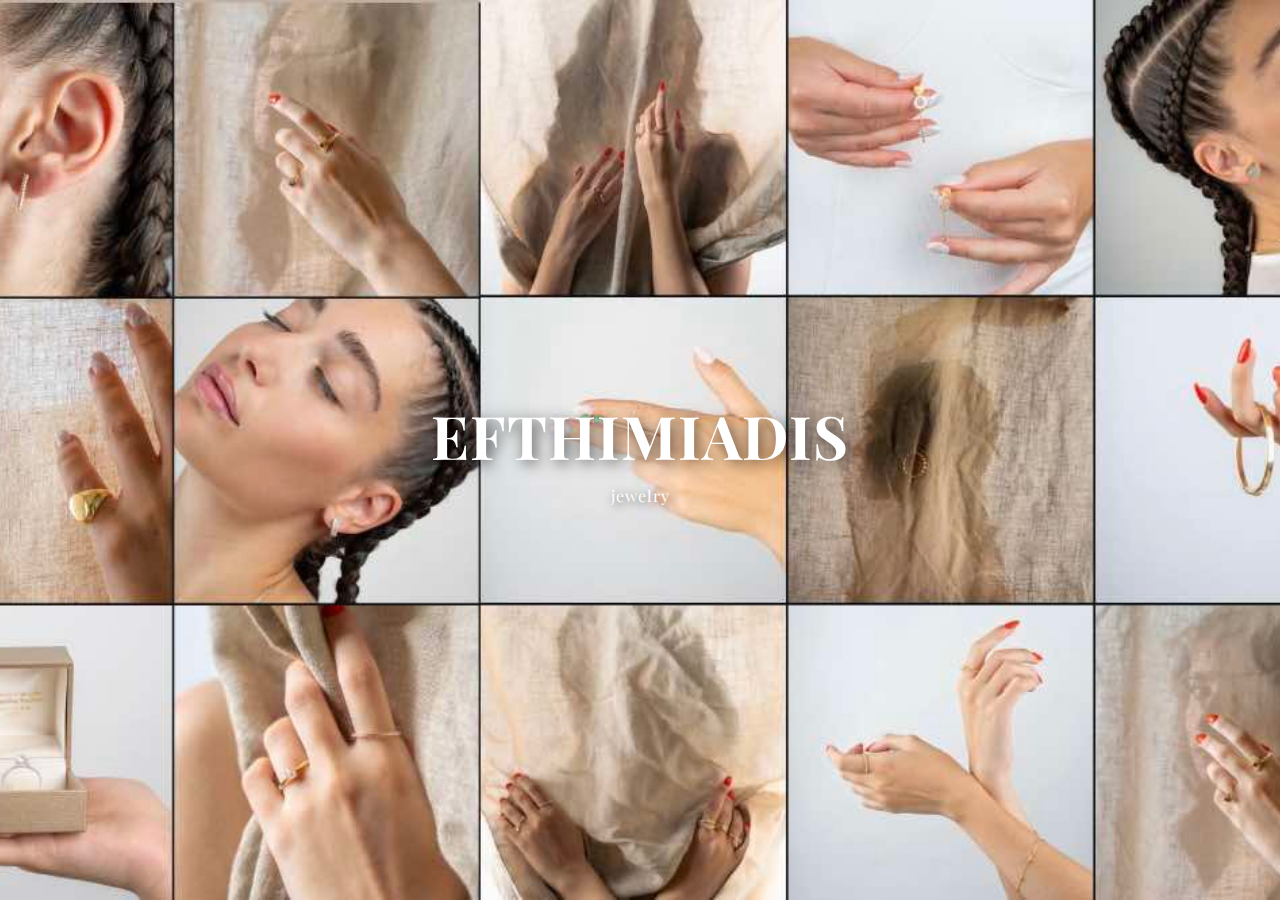
<file: index.html>
<!DOCTYPE html>
<html lang="en">
<head>
    <meta charset="UTF-8">
    <meta name="viewport" content="width=device-width, initial-scale=1.0">
    <title>Efthimiadis Jewelry</title>
    <link rel="stylesheet" href="styles.css">
    <link href="https://fonts.googleapis.com/css2?family=Playfair+Display:wght@400;700&display=swap" rel="stylesheet">
</head>
<body>
    <div id="welcome-screen" class="fade-container">
        <div class="text-box">
            <h1>EFTHIMIADIS </h1>
             <h2>jewelry</h2>
        </div> 
    </div>

    <script src="script.js"></script>
</body>
</html>
</file>
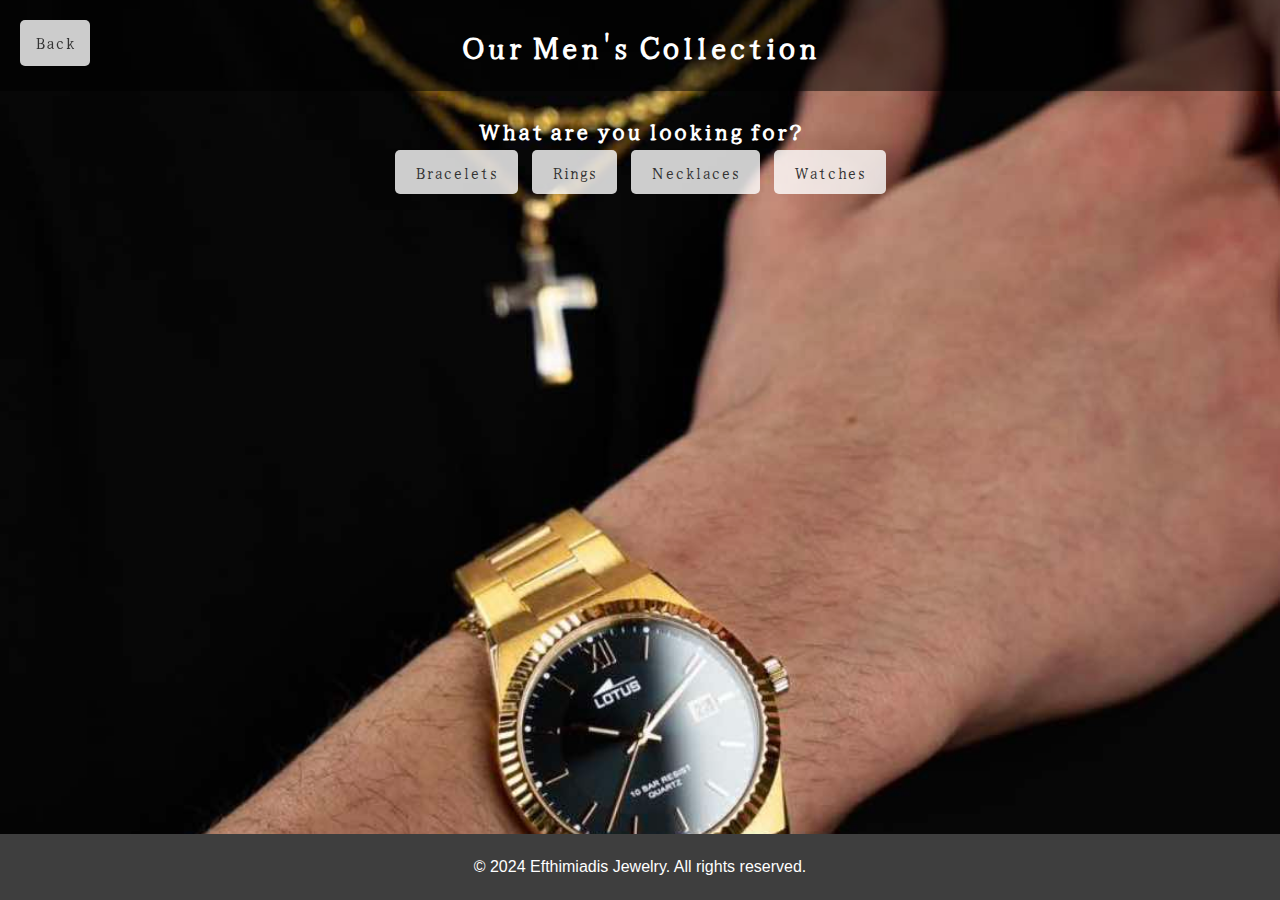
<file: men.html>
<!DOCTYPE html>
<html lang="en">
<head>
    <meta charset="UTF-8">
    <meta name="viewport" content="width=device-width, initial-scale=1.0">
    <title>Men's Collection</title>
    <link rel="stylesheet" href="stylesShop.css">
    <link rel="preconnect" href="https://fonts.googleapis.com">
    <link rel="preconnect" href="https://fonts.gstatic.com" crossorigin>
    <link href="https://fonts.googleapis.com/css2?family=Metal+Mania&family=Yuji+Syuku&display=swap" rel="stylesheet">
</head>
<body>
    <div class="background-image">
        <header>
            <h1>Our Men's Collection</h1>
        </header>
        <a href="shop.html" class="back-button">Back</a>
        <div class="search-container">
            <h2>What are you looking for?</h2>
            <div class="options">
                <a href="#" class="option" onclick="showProducts('bracelets'); showMessage()">Bracelets</a>
                <a href="#" class="option" onclick="showProducts('rings')">Rings</a>
                <a href="#" class="option" onclick="showProducts('necklaces')">Necklaces</a>
                <a href="watches.html" class="option" onclick="showProducts('watches')">Watches</a>
            </div>
        </div>
        <main>
            <div class="catalog-container" id="catalog-container">
                <!-- Προϊόντα θα προστεθούν εδώ μέσω JavaScript -->
            </div>
        </main>
    </div>
    <footer>
        <p>&copy; 2024 Efthimiadis Jewelry. All rights reserved.</p>
    </footer>

    <script src="scriptMen.js"></script> <!-- Εισαγωγή JavaScript -->
</body>
</html>
</file>
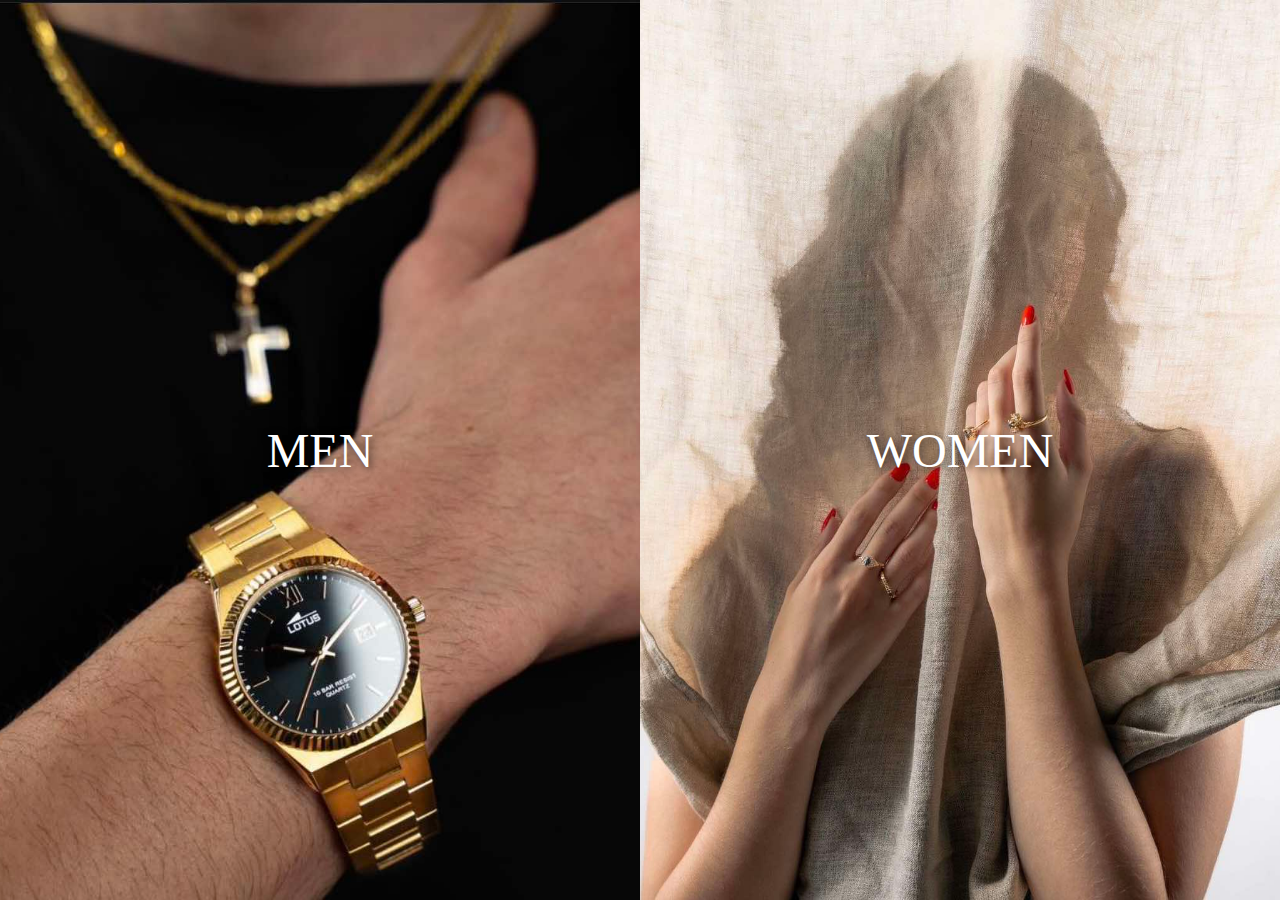
<file: shop.html>
<!DOCTYPE html>
<html lang="en">
<head>
    <meta charset="UTF-8">
    <meta name="viewport" content="width=device-width, initial-scale=1.0">
    <title>SHOP</title>
    <link rel="stylesheet" href="styles.css">
</head>
<body>
    <div class="image-container">
        <div class="image-box">
            <img src="images/men.jpg" alt="Men's Image" class="half-width">
            <a href="men.html" class="centered-text">MEN</a>
        </div>
        <div class="image-box">
            <img src="images/women.jpg" alt="Women's Image" class="half-width">
            <a href="women.html" class="centered-text">WOMEN</a>
        </div>
    </div>
</body>
</html>
</file>
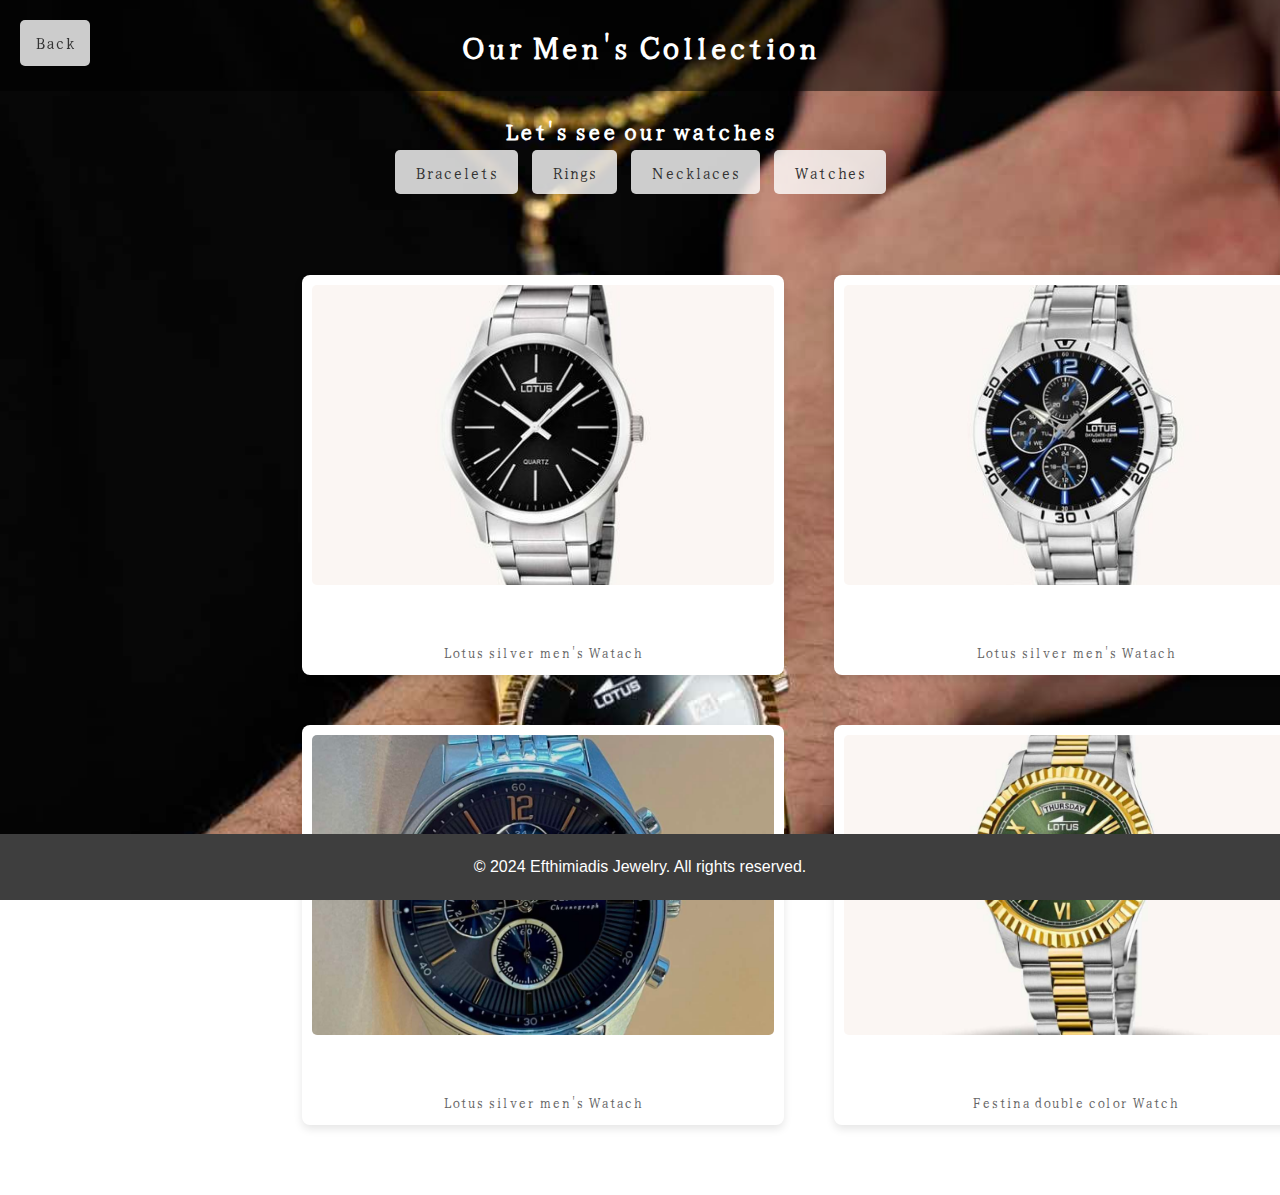
<file: watches.html>
<!DOCTYPE html>
<html lang="en">
<head>
    <meta charset="UTF-8">
    <meta name="viewport" content="width=device-width, initial-scale=1.0">
    <title>Men's Collection</title>
    <link rel="stylesheet" href="stylesShop.css">
    <link rel="preconnect" href="https://fonts.googleapis.com">
    <link rel="preconnect" href="https://fonts.gstatic.com" crossorigin>
    <link href="https://fonts.googleapis.com/css2?family=Metal+Mania&family=Yuji+Syuku&display=swap" rel="stylesheet">
</head>
<body>
    <div class="background-image">
        <header>
            <h1>Our Men's Collection</h1>
        </header>
        <a href="shop.html" class="back-button">Back</a>
        <div class="search-container">
            <h2>Let's see our watches</h2>
            <div class="options">
                <a href="#" class="option" onclick="showProducts('bracelets'); showMessage()">Bracelets</a>
                <a href="#" class="option" onclick="showProducts('rings')">Rings</a>
                <a href="#" class="option" onclick="showProducts('necklaces')">Necklaces</a>
                <a href="#" class="option" onclick="showProducts('watches')">Watches</a>
            </div>
        </div>
        <main>
            <div class="catalog-menswatches-container" id="catalog-menswatches-container">
                <!-- Προϊόντα θα προστεθούν εδώ μέσω JavaScript -->
            </div>
        </main>
    </div>
    <footer>
        <p>&copy; 2024 Efthimiadis Jewelry. All rights reserved.</p>
    </footer>

    <script src="scriptMenWatches.js"></script> <!-- Εισαγωγή JavaScript -->
</body>
</html>
</file>
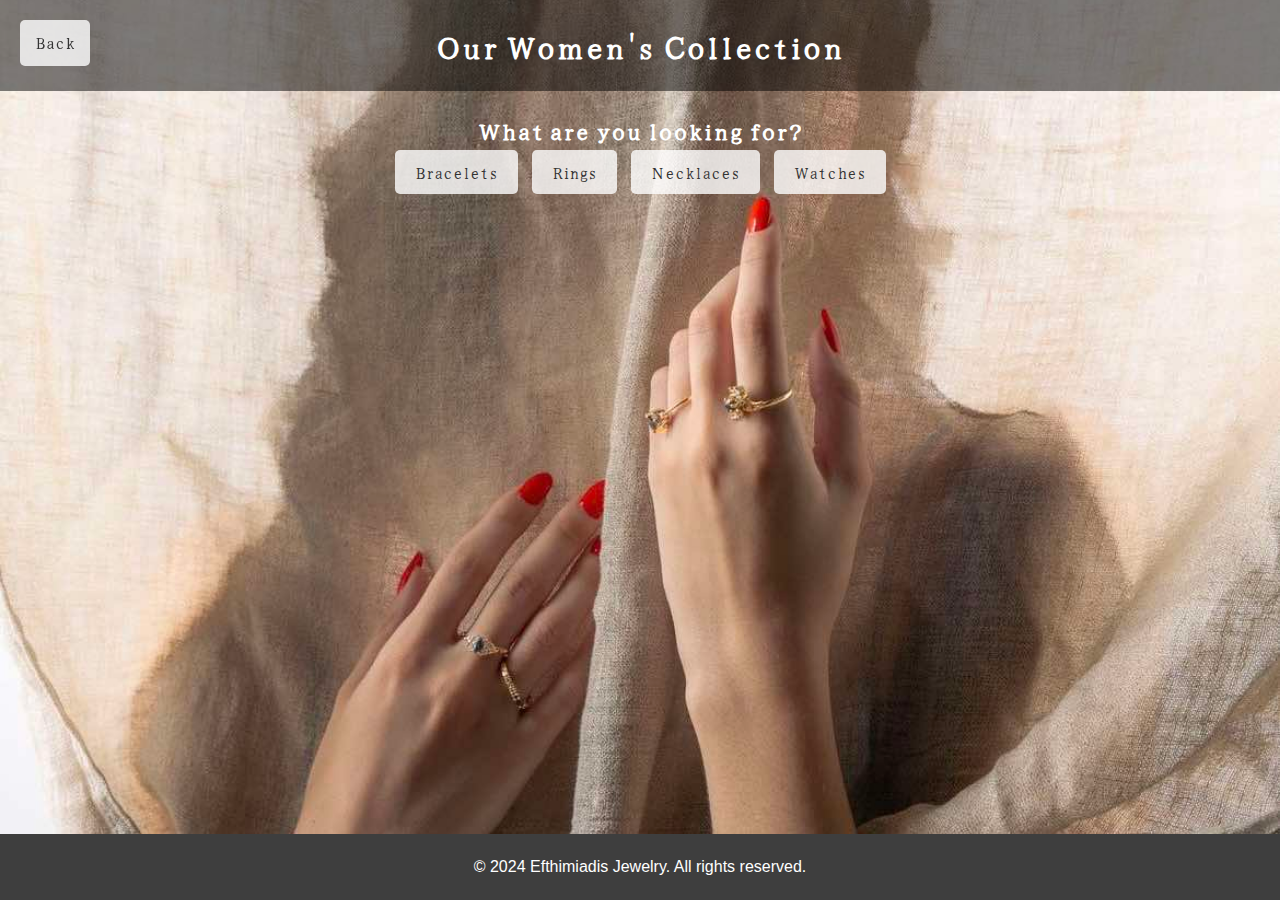
<file: women.html>
<!DOCTYPE html>
<html lang="en">
<head>
    <meta charset="UTF-8">
    <meta name="viewport" content="width=device-width, initial-scale=1.0">
    <title>Women's Collection</title>
    <link rel="stylesheet" href="stylesShop.css">
    <link rel="preconnect" href="https://fonts.googleapis.com">
    <link rel="preconnect" href="https://fonts.gstatic.com" crossorigin>
    <link href="https://fonts.googleapis.com/css2?family=Metal+Mania&family=Yuji+Syuku&display=swap" rel="stylesheet">
</head>
<body>
    <div class="background-image2">
        <header>
            <h1>Our Women's Collection</h1>
        </header>
        <a href="shop.html" class="back-button">Back</a>
        <div class="search-container">
            <h2>What are you looking for?</h2>
            <div class="options">
                <a href="#" class="option" onclick="showProducts('bracelets'); showMessage()">Bracelets</a>
                <a href="#" class="option" onclick="showProducts('rings')">Rings</a>
                <a href="#" class="option" onclick="showProducts('necklaces')">Necklaces</a>
                <a href="#" class="option" onclick="showProducts('watches')">Watches</a>
            </div>
        </div>
        <main>
            <div class="catalog-container" id="catalog-container">
                <!-- Προϊόντα θα προστεθούν εδώ μέσω JavaScript -->
            </div>
        </main>
    </div>
    <footer>
        <p>&copy; 2024 Efthimiadis Jewelry. All rights reserved.</p>
    </footer>

    <script src="scriptMen.js"></script> <!-- Εισαγωγή JavaScript -->
</body>
</html>
</file>
<file: styles.css>
/* Κοινό styling */
body {
    font-family: Arial, sans-serif;
    margin: 0;
    padding: 0;
    height: 100vh;
    display: flex;
    justify-content: center;
    align-items: center;
    background-size: cover;
    background-position: center;
}


/* Styling για το welcome screen */
.fade-container {
    text-align: center;
    color: rgb(255, 255, 255); /* Λευκό κείμενο για αντίθεση */
    font-size: 1em; /* Αλλάζεις το μέγεθος όπως θέλεις */
    letter-spacing: 1px;
    text-shadow: 2px 2px 20px rgba(0, 0, 0, 0.7);
    font-family: 'Playfair Display', serif;
    cursor: pointer;
    width: 100%;
    height: 100vh;
    display: flex;
    justify-content: center;
    align-items: center;
    background-image: url('images/back.jpg'); /* URL της εικόνας */
    background-size: cover;
    background-position: center;
}


.fade-container h1,h2 {
    border-radius: 10px; /* Στρογγυλεμένες γωνίες */
}

/* Εφέ fade out */
.fade-out {
    opacity: 0;
    transition: opacity 1s ease-out;
}

/* SHOP.HTML */

/* Reset βασικού styling */
* {
    margin: 0;
    padding: 0;
    box-sizing: border-box;
}

/* Το container για τις εικόνες */
.image-container {
    display: flex; /* Flexbox για τοποθέτηση δίπλα-δίπλα */
    width: 100vw; /* Καλύπτει όλο το πλάτος της οθόνης */
    height: 100vh; /* Καλύπτει όλο το ύψος της οθόνης */
}

.image-box {
    position: relative; /* Για να μπορέσουμε να τοποθετήσουμε το κείμενο πάνω από τις εικόνες */
    width: 50%; /* Κάθε εικόνα να καλύπτει το μισό πλάτος */
    height: 100%; /* Κάθε εικόνα να καλύπτει όλο το ύψος */
}

.half-width {
    width: 100%; /* Τοποθέτηση της εικόνας */
    height: 100%; /* Την κάνει να καλύπτει όλο το box */
    object-fit: cover; /* Κρατάει τις αναλογίες των εικόνων και γεμίζει τον χώρο */
}

/* Στυλ για τα κουμπιά (κείμενο) */
.centered-text {
    position: absolute; /* Απόλυτη τοποθέτηση πάνω από την εικόνα */
    top: 50%; /* Κεντράρισμα κατακόρυφα */
    left: 50%; /* Κεντράρισμα οριζόντια */
    transform: translate(-50%, -50%); /* Ακριβές κεντράρισμα */
    color: white; /* Λευκό κείμενο για αντίθεση */
    font-size: 3em; /* Μεγάλο μέγεθος κειμένου */
    font-family: 'Playfair Display', serif; /* Αλλαγή γραμματοσειράς */
    text-shadow: 2px 2px 10px rgba(0, 0, 0, 0.7); /* Σκιά για έμφαση */
    text-decoration: none; /* Αφαιρούμε την υπογράμμιση από τα links */
 
    padding: 10px 20px; /* Εσωτερικά κενά για να μοιάζει με κουμπί */
    border-radius: 5px; /* Στρογγυλεμένες γωνίες */
    transition: background-color 0.3s ease; /* Εφέ μετάβασης */
}

.centered-text:hover {
    background-color: rgba(0, 0, 0, 0.8); /* Αλλαγή φόντου στο hover */
}

.text-box h1 {
    font-size: 60px; /* Μεγαλύτερο μέγεθος */
    font-weight: bold;
    color: white; /* Λευκό χρώμα */
    text-shadow: 3px 3px 15px rgba(0, 0, 0, 0.7); /* Σκιά για καλύτερη ανάγνωση */
    margin: 10px 0; /* Κενά γύρω από τους τίτλους */
}

.text-box h2 {
    font-size: 40px; /* Λίγο μικρότερο από το h1 */
    font-weight: 400;
    color: white;
    text-shadow: 2px 2px 10px rgba(0, 0, 0, 0.7);
    font-size: 1em;
    font-weight: 100;
    margin: 10px 0; /* Κενά γύρω από τους τίτλους */
}

/* .text-box {

    padding: 20px 20px; /* Χώρος γύρω από το κείμενο */
  /*  border-radius: 10px; /* Στρογγυλεμένες γωνίες */
/*} */
</file>
<file: stylesShop.css>
/* Reset βασικού styling */
* {
    margin: 0;
    padding: 0;
    box-sizing: border-box;
}

/* Στυλ για το σώμα */
body {
    font-family: 'Arial', sans-serif;
    line-height: 1.6;
}

/* Background Image */
.background-image {
    font-family: "Yuji Syuku", serif;
    font-weight: 400;
    font-style: normal;
    background-image: url('images/men.jpg'); /* Φόντο εικόνας */
    background-size: cover;
    background-position: center;
    height: 100vh; /* Ύψος της οθόνης */
    display: flex;
    flex-direction: column;
    justify-content: flex-start;
    align-items: center;
    color: white; /* Λευκό κείμενο */
}
.background-image2 {
    font-family: "Yuji Syuku", serif;
    font-weight: 400;
    font-style: normal;
    background-image: url('images/women.jpg'); /* Φόντο εικόνας */
    background-size: cover;
    background-position: center;
    height: 100vh; /* Ύψος της οθόνης */
    display: flex;
    flex-direction: column;
    justify-content: flex-start;
    align-items: center;
    color: white; /* Λευκό κείμενο */
}

/* Στυλ για το header */
header {
    background-color: rgba(0, 0, 0, 0.5); /* Σκούρο ημιδιαφανές φόντο */
    width: 100%; /* Πλάτος header */
    text-align: center;
    padding: 20px 0; /* Χώρος γύρω από το κείμενο */
}

/* Στυλ για το κουμπί Back */
.back-button {
    position: fixed; /* Σταθερή θέση */
    top: 20px; /* Απόσταση από την κορυφή */
    left: 20px; /* Απόσταση από την αριστερή πλευρά */
    background-color: rgba(255, 255, 255, 0.8); /* Λευκό ημιδιαφανές φόντο */
    color: #333; /* Σκούρο κείμενο */
    padding: 10px 15px; /* Εσωτερικός χώρος */
    border-radius: 5px; /* Στρογγυλεμένες γωνίες */
    text-decoration: none; /* Αφαίρεση υπογράμμισης */
    transition: background-color 0.3s; /* Εφέ μετάβασης */
    z-index: 1000; /* Για να είναι μπροστά από άλλα στοιχεία */
}

.back-button:hover {
    background-color: #0e0e0e; /* Χρώμα κατά hover */
    color: white; /* Λευκό κείμενο κατά hover */
}

/* Στυλ για το search-container */
.search-container {
    font-family: "Yuji Syuku", serif;
    font-weight: 400;
    font-style: normal;
    margin: 20px 0; /* Χώρος γύρω από το search container */
    text-align: center; /* Κεντράρισμα κειμένου */
}

/* Στυλ για τις επιλογές */
.options {
    margin-top: 10px; /* Χώρος πάνω από τις επιλογές */
}

.option {
    background-color: rgba(255, 255, 255, 0.8); /* Λευκό ημιδιαφανές φόντο */
    color: #333; /* Σκούρο κείμενο */
    padding: 10px 20px; /* Εσωτερικός χώρος */
    margin: 5px; /* Χώρος γύρω από τις επιλογές */
    border-radius: 5px; /* Στρογγυλεμένες γωνίες */
    text-decoration: none; /* Αφαίρεση υπογράμμισης */
    transition: background-color 0.3s; /* Εφέ μετάβασης */
}

.option:hover {
    background-color: #080808; /* Χρώμα κατά hover */
    color: white; /* Λευκό κείμενο κατά hover */
}

/* Στυλ για το κύριο περιεχόμενο */
main {
    padding: 20px; /* Χώρος γύρω από το κύριο περιεχόμενο */
}


/* Στυλ για το footer */
footer {
    text-align: center; /* Κεντράρισμα κειμένου */
    padding: 20px 0; /* Χώρος γύρω από το κείμενο */
    background-color: #3e3e3e; /* Σκούρο φόντο */
    color: #fff; /* Λευκό κείμενο */
    position: fixed;
    bottom: 0;
    width: 100%; /* Πλάτος footer */
}

.h2 {
    font-family: "Yuji Syuku", serif;
    font-weight: 400;
    font-style: normal;
  }

  .catalog-menswatches-container {
    display: grid;
    grid-template-columns: repeat(2, 1fr); /* Δύο στήλες */
    grid-auto-rows: 400px; /* Ύψος για κάθε προϊόν */
    gap: 50px; /* Κενό μεταξύ των στοιχείων */
    justify-content: center; /* Κεντράρισμα στοιχείων */
    align-items: start;
    width: 150%;
    margin: 50px auto;
}

.product {
    width: 100%; /* Να πιάνει το διαθέσιμο χώρο */
    height: 100%;
    background-color: #fff;
    box-shadow: 0 4px 8px rgba(0, 0, 0, 0.1);
    border-radius: 8px;
    padding: 10px;
    position: relative;
}

.product:nth-child(odd) {
    grid-column: 1 / 2; /* Αριστερή στήλη για τα περιττά προϊόντα */
}

.product:nth-child(even) {
    grid-column: 2 / 3; /* Δεξιά στήλη για τα άρτια προϊόντα */
}

.product img {
    width: 100%;
    height: 300px;
    object-fit: cover;
    border-radius: 5px;
}

.product h3 {
    margin: 10px 0;
    font-size: 18px;
    text-align: center;
}

.product p {
    font-size: 14px;
    color: #666;
    text-align: center;
}
</file>
